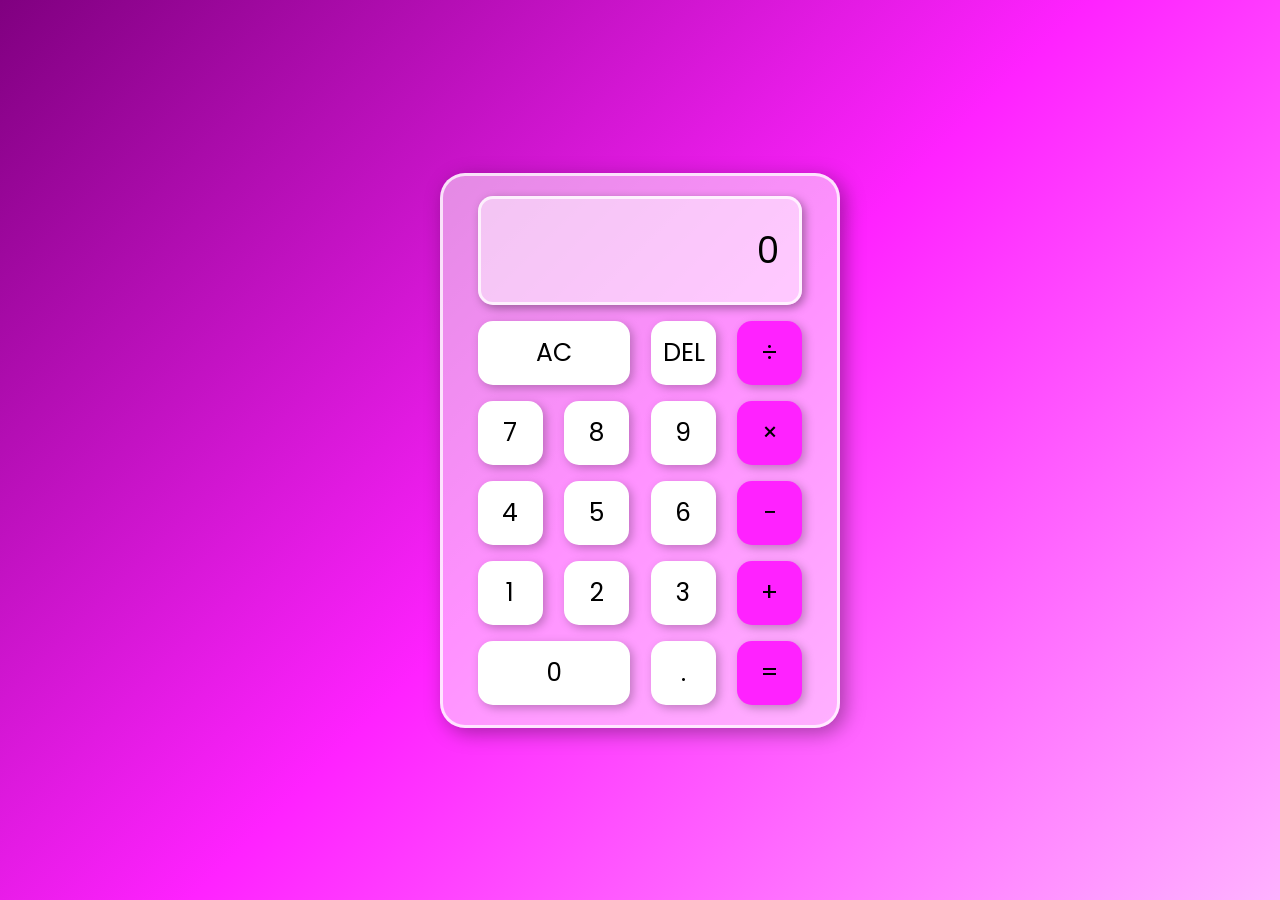
<file: Calculator_Application/index.html>
<!--  Author:           Maurice Gonzalez  -->
<!--  Creation Date:    March 18, 2026    -->

<!DOCTYPE html>
<html lang="en">
<head>
    <meta charset="UTF-8">
    <meta name="viewport" content="width=device-width, initial-scale=1.0">
    <link rel="stylesheet" href="styles.css">
    <title>Calculator Application</title>
</head>
<body>
    <div class="calc-container">
        <div class="calc-display">
            0
        </div>

        <div class="calc-buttons">
            <div class="calc-buttons-row">
                <button class="button-double operator">
                    AC
                </button>
                <button class="button-single deletion">
                    DEL
                </button>
                <button class="button-single operator">
                    &divide;
                </button>
            </div>

            <div class="calc-buttons-row">
                <button class="button-single">
                    7
                </button>
                <button class="button-single">
                    8
                </button>
                <button class="button-single">
                    9
                </button>
                <button class="button-single operator">
                    &times;
                </button>
            </div>

            <div class="calc-buttons-row">
                <button class="button-single">
                    4
                </button>
                <button class="button-single">
                    5
                </button>
                <button class="button-single">
                    6
                </button>
                <button class="button-single operator">
                    &minus;
                </button>
            </div>

            <div class="calc-buttons-row">
                <button class="button-single"> 
                    1
                </button>
                <button class="button-single">
                    2
                </button>
                <button class="button-single">
                    3
                </button>
                <button class="button-single operator">
                    &plus;
                </button>
            </div>

            <div class="calc-buttons-row">
                <button class="button-double">
                    0
                </button>
                <button class="button-single">
                    .
                </button>
                <button class="button-single operator">
                    &equals;
                </button>
            </div>
        </div>
    </div>
    <script src="script.js"></script>
</body>
</html>
</file>
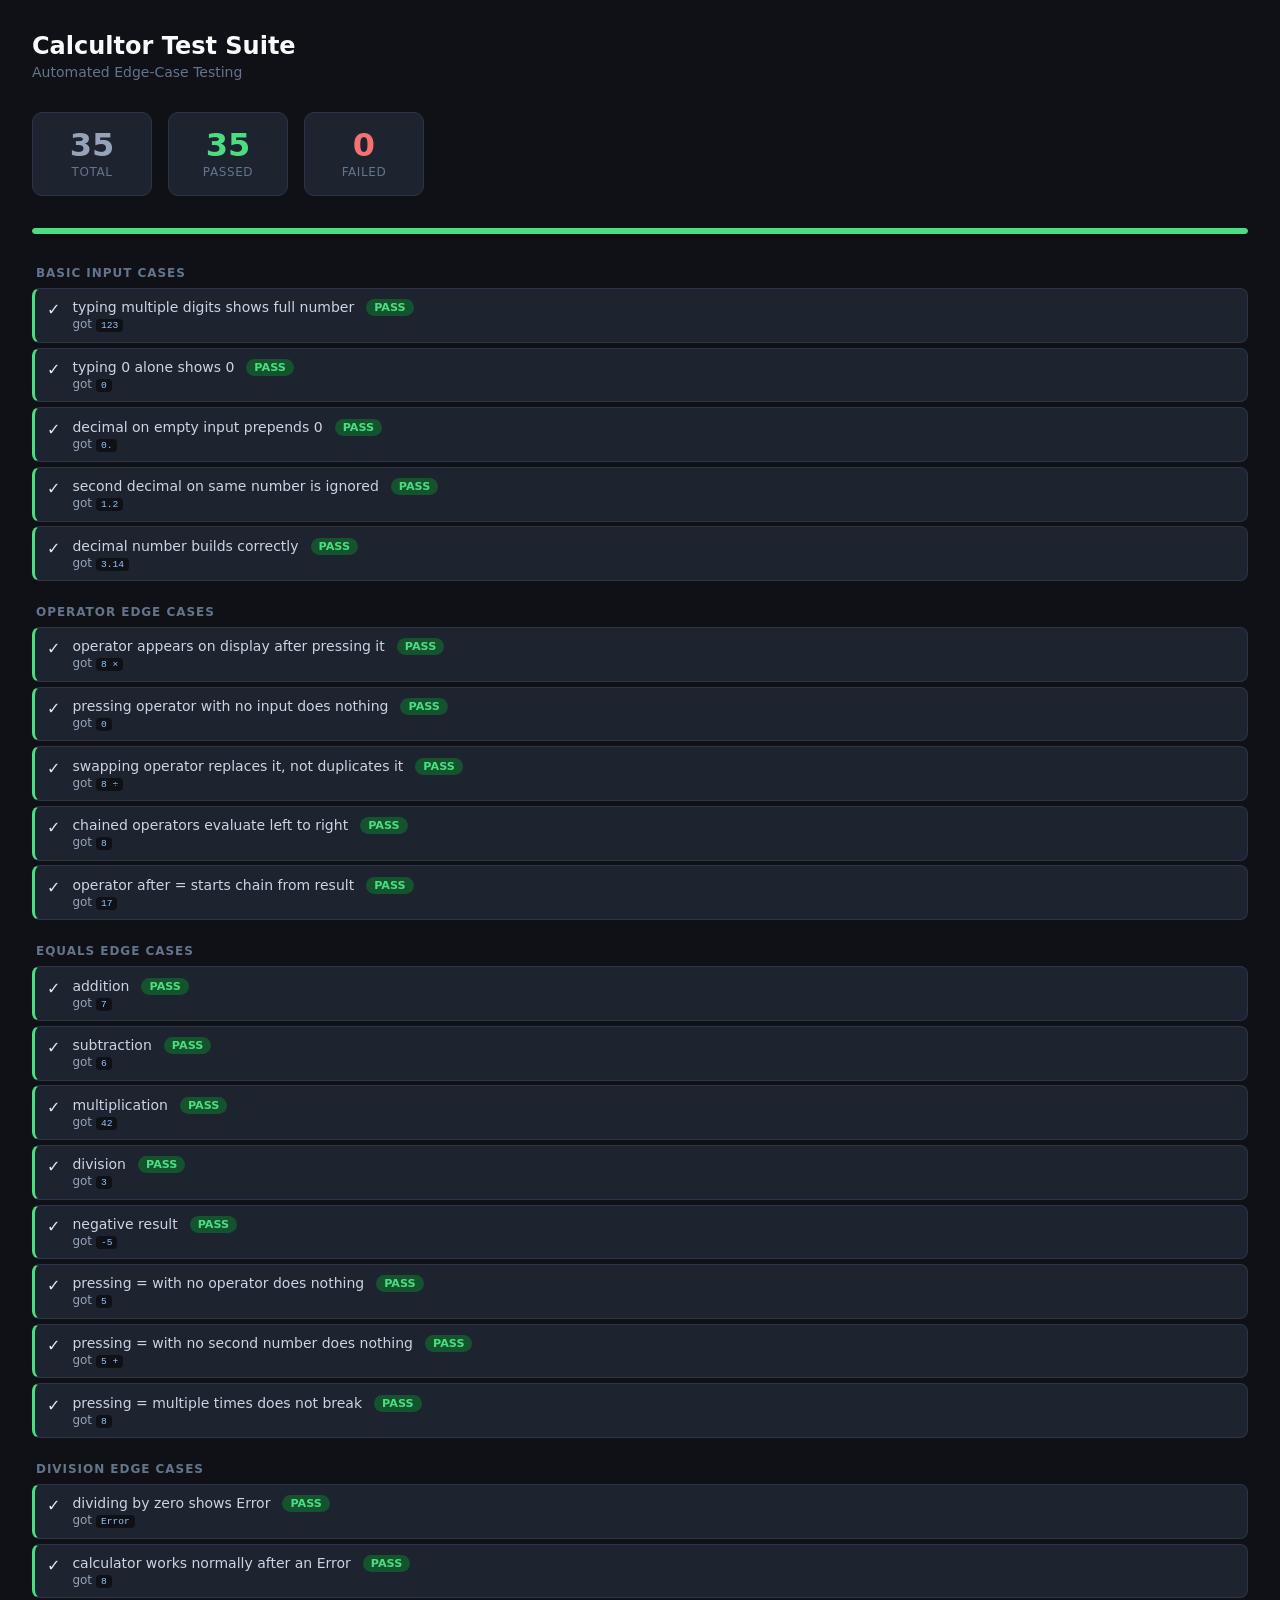
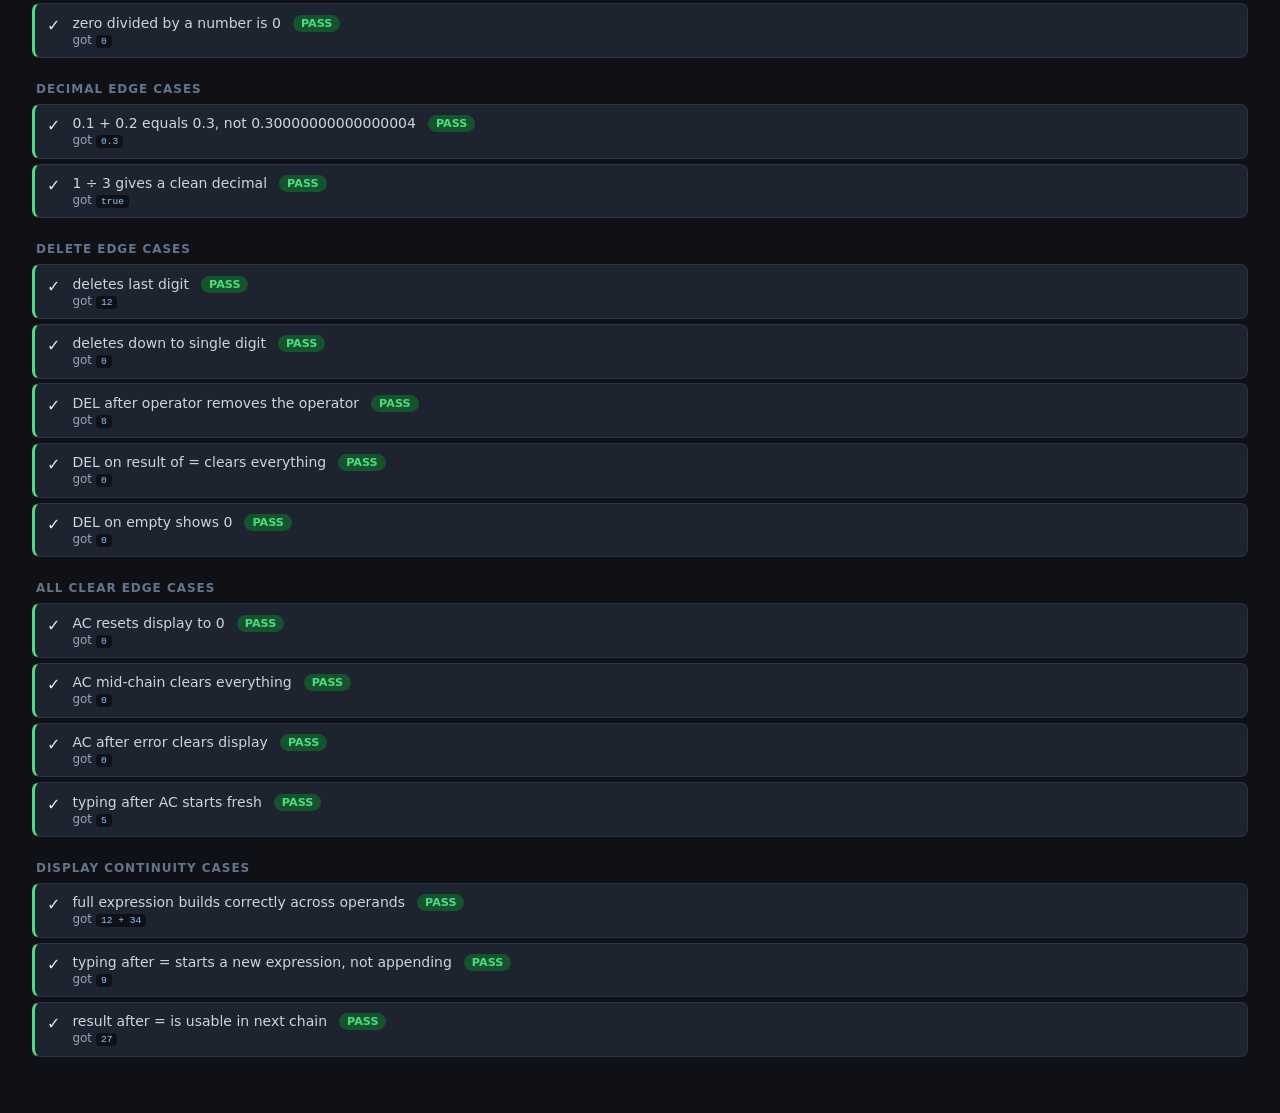
<file: Calculator_Application/suite.html>
<!--  Author:           Maurice Gonzalez  -->
<!--  Creation Date:    May 26, 2026      -->

<!DOCTYPE html>
<html lang="en">
<head>
    <meta charset="UTF-8">
    <meta name="viewport" content="width=device-width, initial-scale=1.0">
    <title>Calculator App Testing</title>
    <style>
        *, *::before, *::after {
            box-sizing: border-box; margin: 0; padding: 0;
        }
 
        body {
            font-family: 'Segoe UI', system-ui, sans-serif;
            background: #0f1117;
            color: #e2e8f0;
            padding: 2rem;
            min-height: 100vh;
        }
 
        h1 {
            font-size: 1.5rem;
            font-weight: 600;
            margin-bottom: 0.25rem;
            color: #f8fafc;
        }
 
        .subtitle {
            font-size: 0.875rem;
            color: #64748b;
            margin-bottom: 2rem;
        }
 
        .summary {
            display: flex;
            gap: 1rem;
            margin-bottom: 2rem;
            flex-wrap: wrap;
        }
 
        .summary-card {
            background: #1e2330;
            border-radius: 10px;
            padding: 1rem 1.5rem;
            min-width: 120px;
            text-align: center;
            border: 1px solid #2d3448;
        }
 
        .summary-card .count {
            font-size: 2rem;
            font-weight: 700;
            line-height: 1;
        }
 
        .summary-card .label {
            font-size: 0.75rem;
            color: #64748b;
            margin-top: 0.25rem;
            text-transform: uppercase;
            letter-spacing: 0.05em;
        }
 
        .summary-card.total .count  { color: #94a3b8; }
        .summary-card.passed .count { color: #4ade80; }
        .summary-card.failed .count { color: #f87171; }
 
        .progress-bar {
            height: 6px;
            background: #1e2330;
            border-radius: 999px;
            margin-bottom: 2rem;
            overflow: hidden;
        }
 
        .progress-fill {
            height: 100%;
            background: #4ade80;
            border-radius: 999px;
            transition: width 0.4s ease;
        }
 
        .group {
            margin-bottom: 1.5rem;
        }
 
        .group-title {
            font-size: 0.75rem;
            font-weight: 600;
            text-transform: uppercase;
            letter-spacing: 0.08em;
            color: #64748b;
            margin-bottom: 0.5rem;
            padding-left: 0.25rem;
        }
 
        .test {
            display: flex;
            align-items: flex-start;
            gap: 0.75rem;
            padding: 0.65rem 0.75rem;
            border-radius: 8px;
            margin-bottom: 0.3rem;
            background: #1e2330;
            border: 1px solid #2d3448;
            font-size: 0.875rem;
        }
 
        .test.pass { border-left: 3px solid #4ade80; }
        .test.fail { border-left: 3px solid #f87171; background: #2a1f24; }
        .test-icon { font-size: 1rem; flex-shrink: 0; margin-top: 1px; }
        .test-name { flex: 1; color: #cbd5e1; }
        .test-detail { font-size: 0.75rem; color: #94a3b8; margin-top: 2px; }
        .test-detail.error { color: #fca5a5; }

        .badge {
            font-size: 0.7rem;
            font-weight: 600;
            padding: 2px 8px;
            border-radius: 999px;
            flex-shrink: 0;
        }
 
        .badge.pass { background: #14532d; color: #4ade80; }
        .badge.fail { background: #4c1d1d; color: #f87171; }
 
        code {
            font-family: 'Cascadia Code', 'Fira Code', monospace;
            background: #0f1117;
            padding: 1px 5px;
            border-radius: 4px;
            font-size: 0.8em;
            color: #93c5fd;
        }
    </style>
</head>
<body>
    <h1>Calcultor Test Suite</h1>
    <p class="subtitle">Automated Edge-Case Testing</p>

    <div class="summary">
        <div class="summary-card total">
            <div class="count" id="count-total">—</div>
            <div class="label">Total</div>
        </div>

        <div class="summary-card passed">
            <div class="count" id="count-passed">—</div>
            <div class="label">Passed</div>
        </div>

        <div class="summary-card failed">
            <div class="count" id="count-failed">—</div>
            <div class="label">Failed</div>
        </div>
    </div>

    <div class="progress-bar">
        <div class="progress-fill" id="progress-fill" style="width:0%"></div>
    </div>

    <div id="results"></div>
    <script src="script.js"></script>

    <script>
        const groups = [];
        let currentGroup = null;

        function describe(name, fn) {
            currentGroup = { name, tests: [] };
            groups.push(currentGroup);
            fn();
        }

        function expect(actual) {
            return {
                toBe(expected) {
                    const pass = String(actual) === String(expected);
                    currentGroup.tests.push({ pass, actual, expected });
                    return pass;
                }
            };
        }

        function it(name, fn) {
            const before = currentGroup.tests.length;
            calcCore.clear();
            fn();
            const after = currentGroup.tests.length;
            if (after > before) {
                currentGroup.tests[after - 1].name = name;
            }
        }

        function seq(...values) {
            calcCore.clear();
            return calcCore.seq(...values);
        }

        describe('Basic Input Cases', () => {
            it('typing multiple digits shows full number', () =>
                expect(seq('1','2','3')).toBe('123'));
 
            it('typing 0 alone shows 0', () =>
                expect(seq('0')).toBe('0'));
 
            it('decimal on empty input prepends 0', () =>
                expect(seq('.')).toBe('0.'));
 
            it('second decimal on same number is ignored', () =>
                expect(seq('1','.','2','.')).toBe('1.2'));
 
            it('decimal number builds correctly', () =>
                expect(seq('3','.','1','4')).toBe('3.14'));
        });

        describe('Operator Edge Cases', () => {
            it('operator appears on display after pressing it', () =>
                expect(seq('8','×')).toBe('8 × '));
 
            it('pressing operator with no input does nothing', () =>
                expect(seq('+')).toBe('0'));
 
            it('swapping operator replaces it, not duplicates it', () =>
                expect(seq('8','×','÷')).toBe('8 ÷ '));
 
            it('chained operators evaluate left to right', () =>
                expect(seq('8','×','8','÷','8','+','8','−','8','=')).toBe('8'));
 
            it('operator after = starts chain from result', () =>
                expect(seq('4','×','4','=','+','1','=')).toBe('17'));
        });

        describe('Equals Edge Cases', () => {
            it('addition', () =>
                expect(seq('3','+','4','=')).toBe('7'));
 
            it('subtraction', () =>
                expect(seq('9','−','3','=')).toBe('6'));
 
            it('multiplication', () =>
                expect(seq('6','×','7','=')).toBe('42'));
 
            it('division', () =>
                expect(seq('9','÷','3','=')).toBe('3'));
 
            it('negative result', () =>
                expect(seq('3','−','8','=')).toBe('-5'));
 
            it('pressing = with no operator does nothing', () =>
                expect(seq('5','=')).toBe('5'));
 
            it('pressing = with no second number does nothing', () =>
                expect(seq('5','+')).toBe('5 + '));
 
            it('pressing = multiple times does not break', () => {
                seq('4','+','4','=');
                expect(calcCore.seq('=','=')).toBe('8');
            });
        });

        describe('Division Edge Cases', () => {
            it('dividing by zero shows Error', () =>
                expect(seq('8','÷','0','=')).toBe('Error'));
 
            it('calculator works normally after an Error', () =>
                expect(seq('8','÷','0','=','AC','4','+','4','=')).toBe('8'));
 
            it('zero divided by a number is 0', () =>
                expect(seq('0','÷','8','=')).toBe('0'));
        });
 
        describe('Decimal Edge Cases', () => {
            it('0.1 + 0.2 equals 0.3, not 0.30000000000000004', () =>
                expect(seq('0','.','1','+','0','.','2','=')).toBe('0.3'));
 
            it('1 ÷ 3 gives a clean decimal', () => {
                const result = seq('1','÷','3','=');
                expect(result.length < 15).toBe('true');
            });
        });

        describe('Delete Edge Cases', () => {
            it('deletes last digit', () =>
                expect(seq('1','2','3','DEL')).toBe('12'));
 
            it('deletes down to single digit', () =>
                expect(seq('1','2','DEL','DEL')).toBe('0'));
 
            it('DEL after operator removes the operator', () =>
                expect(seq('8','+','DEL')).toBe('8'));
 
            it('DEL on result of = clears everything', () =>
                expect(seq('4','×','4','=','DEL')).toBe('0'));
 
            it('DEL on empty shows 0', () =>
                expect(seq('DEL')).toBe('0'));
        });
 
        describe('All Clear Edge Cases', () => {
            it('AC resets display to 0', () =>
                expect(seq('1','2','3','AC')).toBe('0'));
 
            it('AC mid-chain clears everything', () =>
                expect(seq('8','×','8','+','AC')).toBe('0'));
 
            it('AC after error clears display', () =>
                expect(seq('1','÷','0','=','AC')).toBe('0'));
 
            it('typing after AC starts fresh', () =>
                expect(seq('9','9','AC','5')).toBe('5'));
        });
 
        describe('Display Continuity Cases', () => {
            it('full expression builds correctly across operands', () =>
                expect(seq('1','2','+','3','4')).toBe('12 + 34'));
 
            it('typing after = starts a new expression, not appending', () =>
                expect(seq('4','×','4','=','9')).toBe('9'));
 
            it('result after = is usable in next chain', () =>
                expect(seq('3','×','3','=','×','3','=')).toBe('27'));
        });

        let totalPass = 0, totalFail = 0;
        const container = document.getElementById('results');

        groups.forEach(group => {
            const groupEl = document.createElement('div');
            groupEl.className = 'group';
            groupEl.innerHTML = `<div class="group-title">${group.name}</div>`;
 
            group.tests.forEach(t => {
                const cls = t.pass ? 'pass' : 'fail';
                const icon = t.pass ? '✓' : '✗';
                t.pass ? totalPass++ : totalFail++;
 
                const detail = t.pass
                    ? `got <code>${t.actual}</code>`
                    : `expected <code>${t.expected}</code> but got <code>${t.actual}</code>`;
 
                const div = document.createElement('div');
                div.className = `test ${cls}`;
                div.innerHTML = `
                    <span class="test-icon">${icon}</span>
                    <div>
                        <div class="test-name">${t.name || '(unnamed)'}</div>
                        <div class="test-detail ${t.pass ? '' : 'error'}">${detail}</div>
                    </div>
                    <span class="badge ${cls}">${cls.toUpperCase()}</span>
                    `;
                groupEl.appendChild(div);
            });
 
            container.appendChild(groupEl);
        });
 
        const total = totalPass + totalFail;
        document.getElementById('count-total').textContent  = total;
        document.getElementById('count-passed').textContent = totalPass;
        document.getElementById('count-failed').textContent = totalFail;
        document.getElementById('progress-fill').style.width = `${(totalPass / total) * 100}%`;
    </script>
</body>
</html>
</file>
<file: Calculator_Application/styles.css>
@import url('https://fonts.googleapis.com/css2?family=Poppins:wght@600&display=swap');

html {
    box-sizing: border-box;
    height: 100%;
}

*,
::before,
::after {
    box-sizing: inherit;
    margin: 0;
    padding: 0;
    font-family: 'Poppins', sans-serif;
}

body {
    align-items: center;
    display: flex;
    background: linear-gradient(135deg,
    #800080, #FF22FF, #FFB2FF);

    height: inherit;
    justify-content: center;
}

.calc-container {
    background: rgba(255, 255, 255, .5);
    max-width: 400px;
    width: 100%;
    height: 555px;
    border-radius: 25px;
    padding: 20px 35px;
    border: 3px solid rgba(255, 255, 255, .75);
    box-shadow: 5px 5px 20px rgba(0, 0, 0, .35);
}

.calc-display {
    background: rgba(255, 255, 255, .5);
    font-size: 35px;
    width: 100%;
    padding: 25px 20px;
    color: #000000;
    text-align: right;
    border-radius: 15px;
    overflow: auto;
    border: 3px solid rgba(255, 255, 255, .75);
    box-shadow: 3px 3px 10px rgba(0, 0, 0, .35);
}

.calc-buttons-row {
    display: flex;
    justify-content: space-between;
    margin: 5% 0;
}

.button-single,
.button-double {
    background: #FFFFFF;
    height: 64px;
    border: none;
    border-radius: 15px;
    color: #000000;
    flex-basis: 20%;
    font-size: 25px;
    cursor: pointer;
    box-shadow: 3px 3px 10px rgba(0, 0, 0, .25);
}

.button-double {
    flex-basis: 47%;
}

.button-single:last-child {
    font-size: 25px;
    background: #FF22FF;
}

.button-single:hover {
    transition: transform .05s ease-in-out;
    transform: scale(1.15);
}

.button-double:hover {
    transition: transform .05s ease-in-out;
    transform: scale(1.1);
}

.button-single:active, .button-double:active {
    transform: scale(1);
}
</file>
